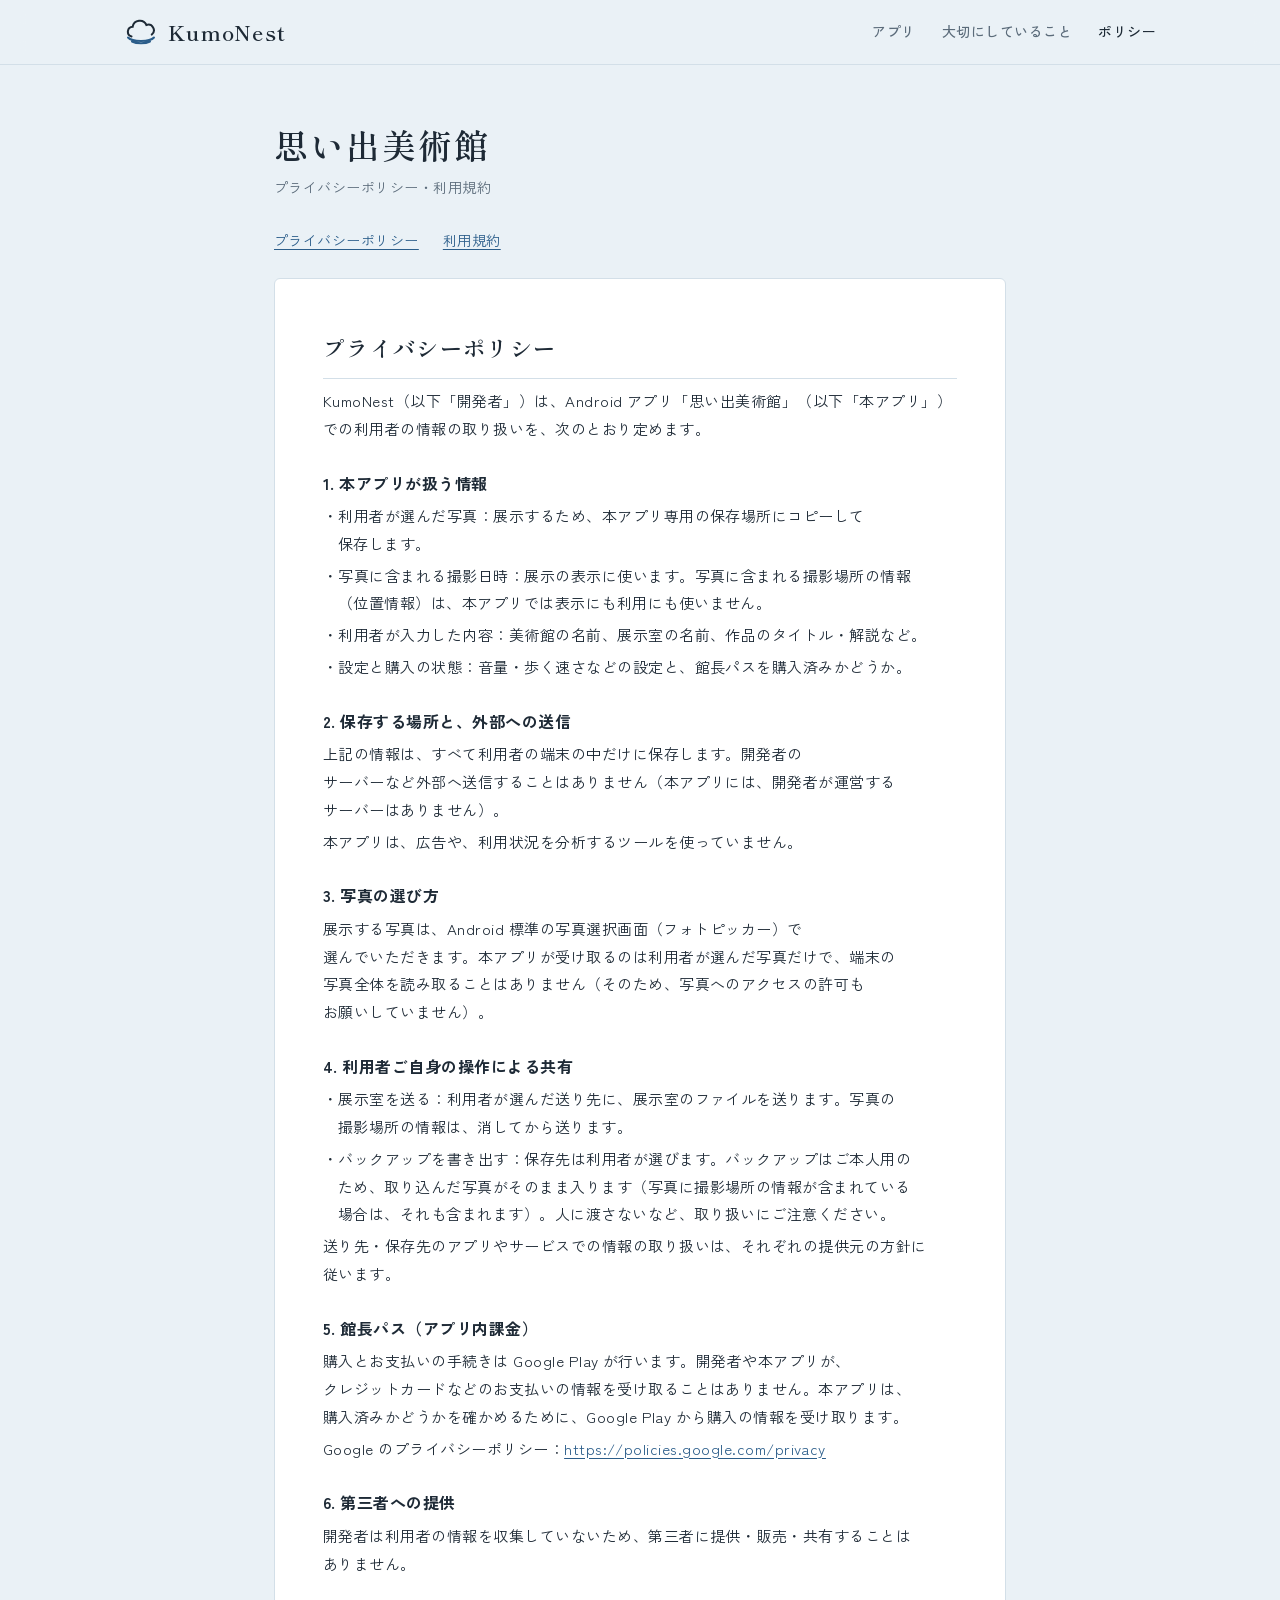
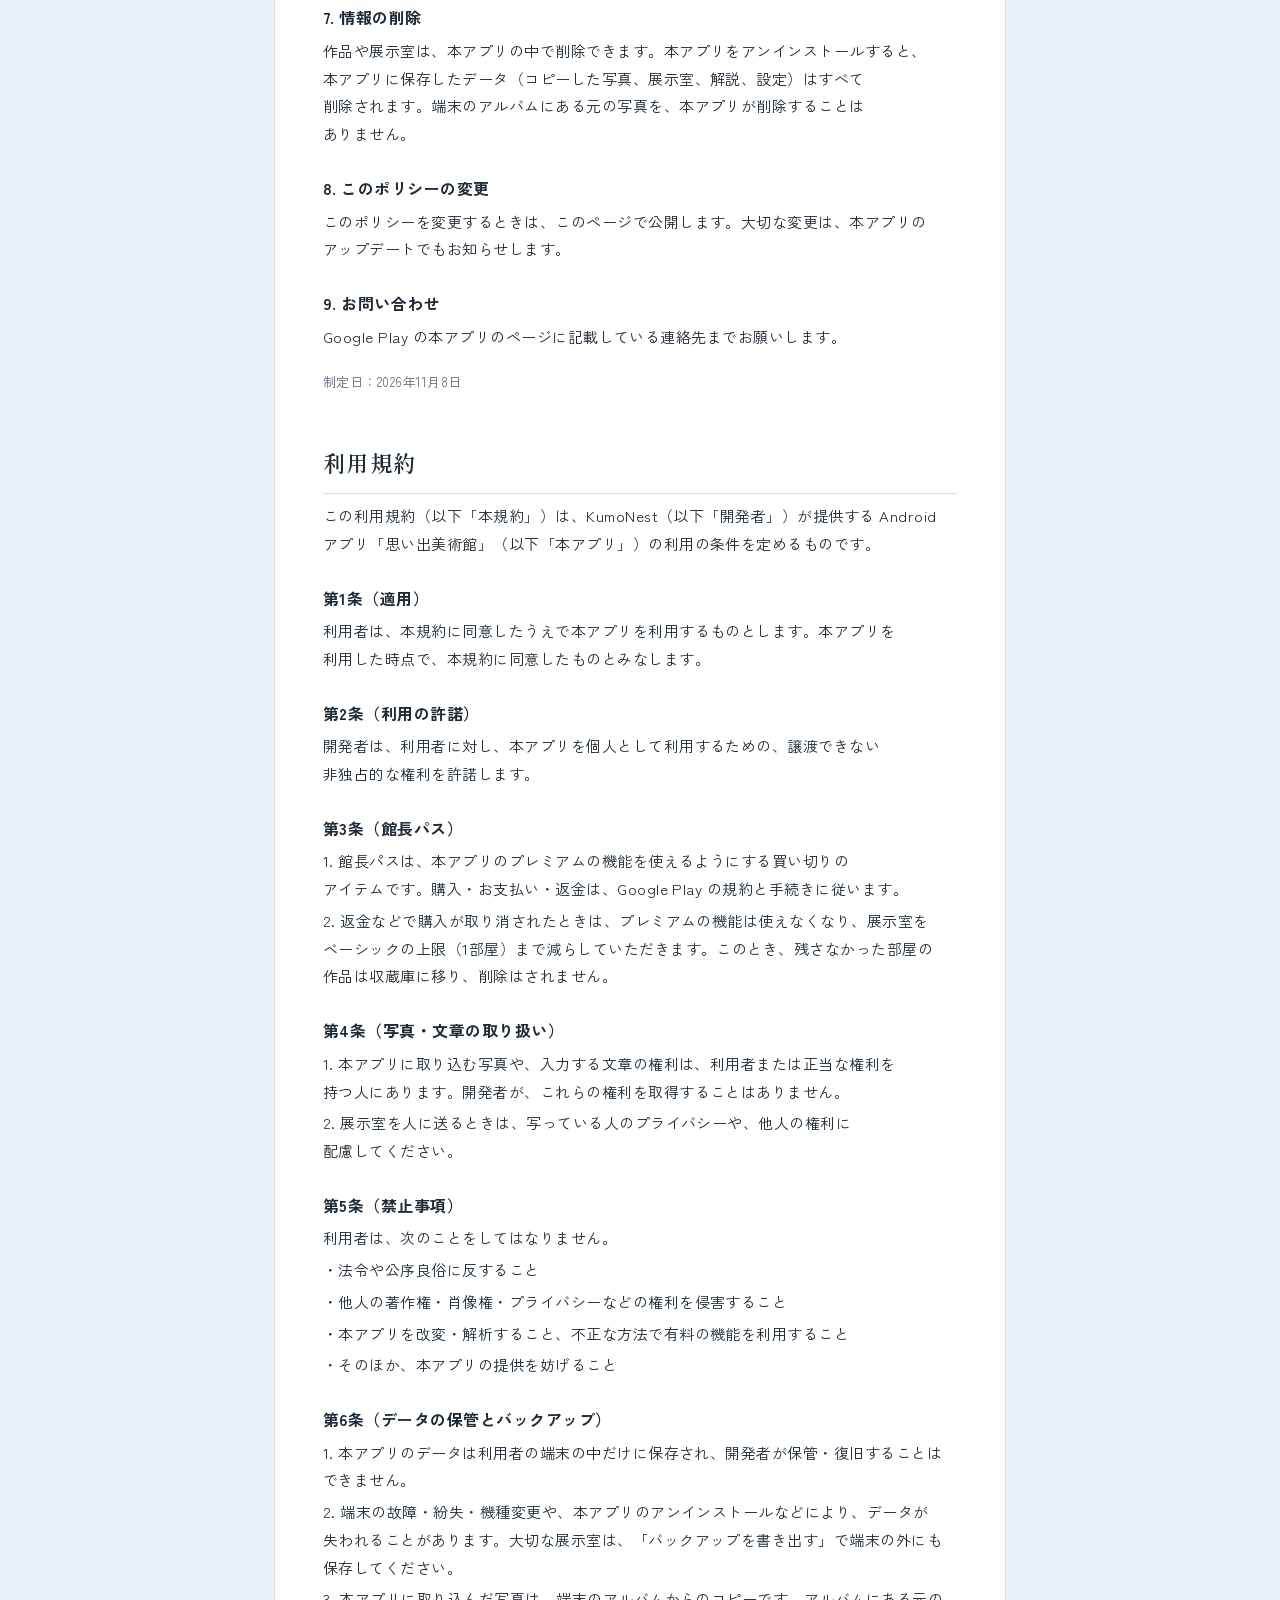
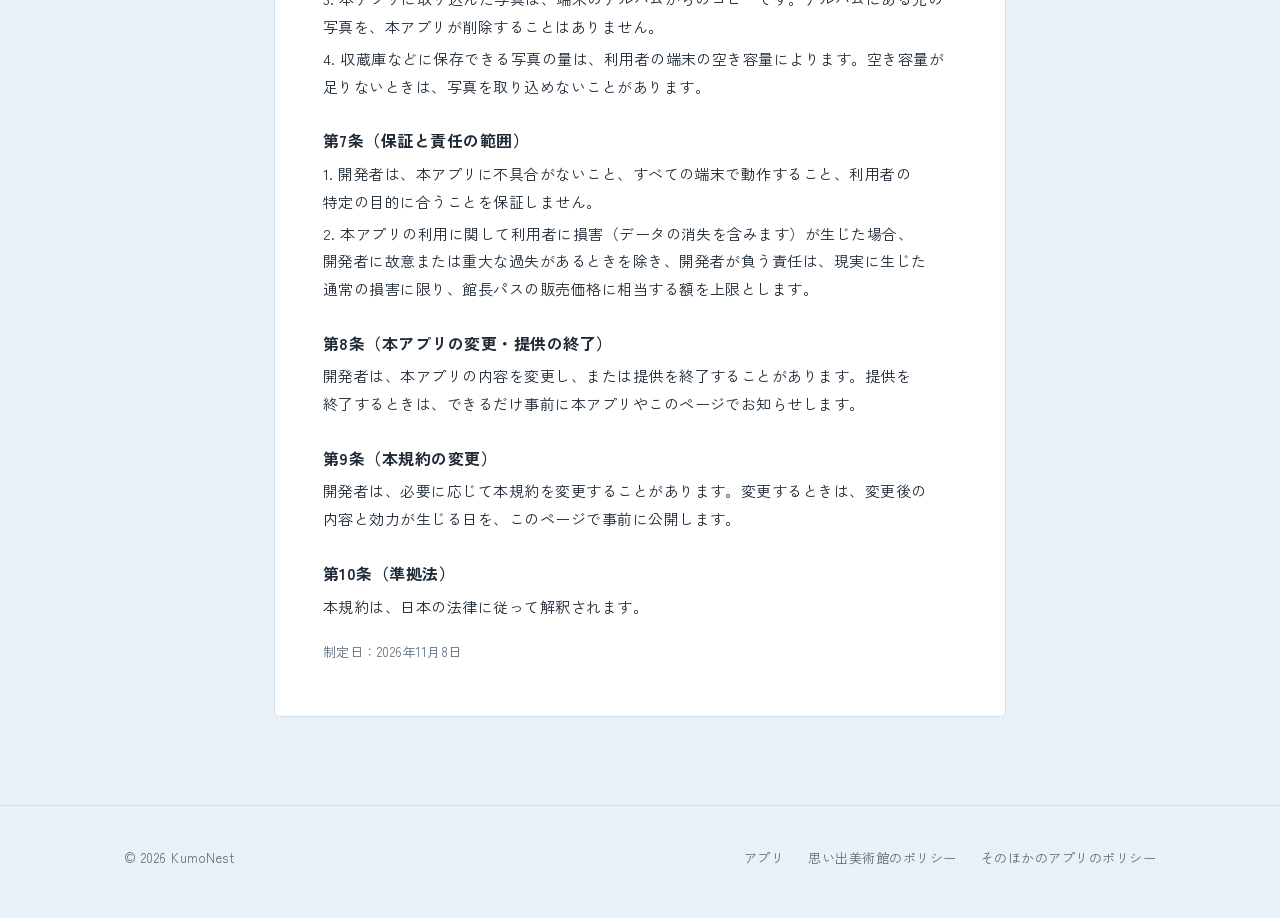
<file: omoide_museum_policy.html>
<!DOCTYPE html>
<html lang="ja">
<head>
  <meta charset="UTF-8">
  <meta name="viewport" content="width=device-width, initial-scale=1.0">
  <title>思い出美術館 プライバシーポリシー・利用規約｜KumoNest</title>
  <meta name="theme-color" content="#EAF1F6">
  <link rel="icon" href="data:image/svg+xml,%3Csvg xmlns='http://www.w3.org/2000/svg' viewBox='0 -2 34 26.4'%3E%3Cpath d='M7.5 15.5a5 5 0 0 1 1.2-9.8A7.2 7.2 0 0 1 22.4 4a5.6 5.6 0 0 1 5.4 9.6' fill='none' stroke='%231E2A36' stroke-width='2.4' stroke-linecap='round'/%3E%3Cpath d='M4 16.5c4 4.6 22 4.6 26 0M8 20.5c4.6 2.4 13.4 2.4 18 0' fill='none' stroke='%232B5D8A' stroke-width='2.4' stroke-linecap='round'/%3E%3C/svg%3E">
  <link rel="preconnect" href="https://fonts.googleapis.com">
  <link rel="preconnect" href="https://fonts.gstatic.com" crossorigin>
  <link href="https://fonts.googleapis.com/css2?family=Shippori+Mincho+B1:wght@500;600&family=Zen+Kaku+Gothic+New:wght@400;500;700&display=swap" rel="stylesheet">
  <link rel="stylesheet" href="style.css?v=20261107e">
</head>
<body>

<header class="site-header">
  <div class="wrap">
    <a class="brand" href="index.html" aria-label="KumoNest トップへ"><svg viewBox="0 -2 34 26.4" aria-hidden="true"><path d="M7.5 15.5a5 5 0 0 1 1.2-9.8A7.2 7.2 0 0 1 22.4 4a5.6 5.6 0 0 1 5.4 9.6" fill="none" stroke="currentColor" stroke-width="2" stroke-linecap="round"/><path d="M4 16.5c4 4.6 22 4.6 26 0M8 20.5c4.6 2.4 13.4 2.4 18 0" fill="none" stroke="var(--ai)" stroke-width="2" stroke-linecap="round"/></svg><span>KumoNest</span></a>
    <nav class="site-nav" aria-label="サイト内">
      <a href="index.html#apps">アプリ</a>
      <a href="index.html#values" class="nav-optional">大切にしていること</a>
      <a href="index.html#policy" aria-current="page">ポリシー</a>
    </nav>
  </div>
</header>

<main class="doc">
  <div class="wrap">
    <h1 class="doc-title">思い出美術館</h1>
    <p class="doc-sub">プライバシーポリシー・利用規約</p>
    <nav class="doc-toc" aria-label="このページの目次"><a href="#privacy">プライバシーポリシー</a><a href="#terms">利用規約</a></nav>
    <div class="doc-body">
<h2 id="privacy">プライバシーポリシー</h2>
<p>KumoNest（以下「開発者」）は、Android アプリ「思い出美術館」（以下「本アプリ」）での利用者の情報の取り扱いを、次のとおり定めます。</p>
<h3>1. 本アプリが扱う情報</h3>
<p class="li">・利用者が選んだ写真：展示するため、本アプリ専用の保存場所にコピーして保存します。</p>
<p class="li">・写真に含まれる撮影日時：展示の表示に使います。写真に含まれる撮影場所の情報（位置情報）は、本アプリでは表示にも利用にも使いません。</p>
<p class="li">・利用者が入力した内容：美術館の名前、展示室の名前、作品のタイトル・解説など。</p>
<p class="li">・設定と購入の状態：音量・歩く速さなどの設定と、館長パスを購入済みかどうか。</p>
<h3>2. 保存する場所と、外部への送信</h3>
<p>上記の情報は、すべて利用者の端末の中だけに保存します。開発者のサーバーなど外部へ送信することはありません（本アプリには、開発者が運営するサーバーはありません）。</p>
<p>本アプリは、広告や、利用状況を分析するツールを使っていません。</p>
<h3>3. 写真の選び方</h3>
<p>展示する写真は、Android 標準の写真選択画面（フォトピッカー）で選んでいただきます。本アプリが受け取るのは利用者が選んだ写真だけで、端末の写真全体を読み取ることはありません（そのため、写真へのアクセスの許可もお願いしていません）。</p>
<h3>4. 利用者ご自身の操作による共有</h3>
<p class="li">・展示室を送る：利用者が選んだ送り先に、展示室のファイルを送ります。写真の撮影場所の情報は、消してから送ります。</p>
<p class="li">・バックアップを書き出す：保存先は利用者が選びます。バックアップはご本人用のため、取り込んだ写真がそのまま入ります（写真に撮影場所の情報が含まれている場合は、それも含まれます）。人に渡さないなど、取り扱いにご注意ください。</p>
<p>送り先・保存先のアプリやサービスでの情報の取り扱いは、それぞれの提供元の方針に従います。</p>
<h3>5. 館長パス（アプリ内課金）</h3>
<p>購入とお支払いの手続きは Google Play が行います。開発者や本アプリが、クレジットカードなどのお支払いの情報を受け取ることはありません。本アプリは、購入済みかどうかを確かめるために、Google Play から購入の情報を受け取ります。</p>
<p>Google のプライバシーポリシー：<a href="https://policies.google.com/privacy">https://policies.google.com/privacy</a></p>
<h3>6. 第三者への提供</h3>
<p>開発者は利用者の情報を収集していないため、第三者に提供・販売・共有することはありません。</p>
<h3>7. 情報の削除</h3>
<p>作品や展示室は、本アプリの中で削除できます。本アプリをアンインストールすると、本アプリに保存したデータ（コピーした写真、展示室、解説、設定）はすべて削除されます。端末のアルバムにある元の写真を、本アプリが削除することはありません。</p>
<h3>8. このポリシーの変更</h3>
<p>このポリシーを変更するときは、このページで公開します。大切な変更は、本アプリのアップデートでもお知らせします。</p>
<h3>9. お問い合わせ</h3>
<p>Google Play の本アプリのページに記載している連絡先までお願いします。</p>
<p class="date">制定日：2026年11月8日</p>

<h2 id="terms">利用規約</h2>
<p>この利用規約（以下「本規約」）は、KumoNest（以下「開発者」）が提供する Android アプリ「思い出美術館」（以下「本アプリ」）の利用の条件を定めるものです。</p>
<h3>第1条（適用）</h3>
<p>利用者は、本規約に同意したうえで本アプリを利用するものとします。本アプリを利用した時点で、本規約に同意したものとみなします。</p>
<h3>第2条（利用の許諾）</h3>
<p>開発者は、利用者に対し、本アプリを個人として利用するための、譲渡できない非独占的な権利を許諾します。</p>
<h3>第3条（館長パス）</h3>
<p>1. 館長パスは、本アプリのプレミアムの機能を使えるようにする買い切りのアイテムです。購入・お支払い・返金は、Google Play の規約と手続きに従います。</p>
<p>2. 返金などで購入が取り消されたときは、プレミアムの機能は使えなくなり、展示室をベーシックの上限（1部屋）まで減らしていただきます。このとき、残さなかった部屋の作品は収蔵庫に移り、削除はされません。</p>
<h3>第4条（写真・文章の取り扱い）</h3>
<p>1. 本アプリに取り込む写真や、入力する文章の権利は、利用者または正当な権利を持つ人にあります。開発者が、これらの権利を取得することはありません。</p>
<p>2. 展示室を人に送るときは、写っている人のプライバシーや、他人の権利に配慮してください。</p>
<h3>第5条（禁止事項）</h3>
<p>利用者は、次のことをしてはなりません。</p>
<p class="li">・法令や公序良俗に反すること</p>
<p class="li">・他人の著作権・肖像権・プライバシーなどの権利を侵害すること</p>
<p class="li">・本アプリを改変・解析すること、不正な方法で有料の機能を利用すること</p>
<p class="li">・そのほか、本アプリの提供を妨げること</p>
<h3>第6条（データの保管とバックアップ）</h3>
<p>1. 本アプリのデータは利用者の端末の中だけに保存され、開発者が保管・復旧することはできません。</p>
<p>2. 端末の故障・紛失・機種変更や、本アプリのアンインストールなどにより、データが失われることがあります。大切な展示室は、「バックアップを書き出す」で端末の外にも保存してください。</p>
<p>3. 本アプリに取り込んだ写真は、端末のアルバムからのコピーです。アルバムにある元の写真を、本アプリが削除することはありません。</p>
<p>4. 収蔵庫などに保存できる写真の量は、利用者の端末の空き容量によります。空き容量が足りないときは、写真を取り込めないことがあります。</p>
<h3>第7条（保証と責任の範囲）</h3>
<p>1. 開発者は、本アプリに不具合がないこと、すべての端末で動作すること、利用者の特定の目的に合うことを保証しません。</p>
<p>2. 本アプリの利用に関して利用者に損害（データの消失を含みます）が生じた場合、開発者に故意または重大な過失があるときを除き、開発者が負う責任は、現実に生じた通常の損害に限り、館長パスの販売価格に相当する額を上限とします。</p>
<h3>第8条（本アプリの変更・提供の終了）</h3>
<p>開発者は、本アプリの内容を変更し、または提供を終了することがあります。提供を終了するときは、できるだけ事前に本アプリやこのページでお知らせします。</p>
<h3>第9条（本規約の変更）</h3>
<p>開発者は、必要に応じて本規約を変更することがあります。変更するときは、変更後の内容と効力が生じる日を、このページで事前に公開します。</p>
<h3>第10条（準拠法）</h3>
<p>本規約は、日本の法律に従って解釈されます。</p>
<p class="date">制定日：2026年11月8日</p>
    </div>
  </div>
</main>

<footer class="site-footer">
  <div class="wrap">
    <p style="margin:0">© 2026 KumoNest</p>
    <nav aria-label="フッター">
      <a href="index.html#apps">アプリ</a>
      <a href="omoide_museum_policy.html">思い出美術館のポリシー</a>
      <a href="privacy.html">そのほかのアプリのポリシー</a>
    </nav>
  </div>
</footer>

</body>
</html>
</file>
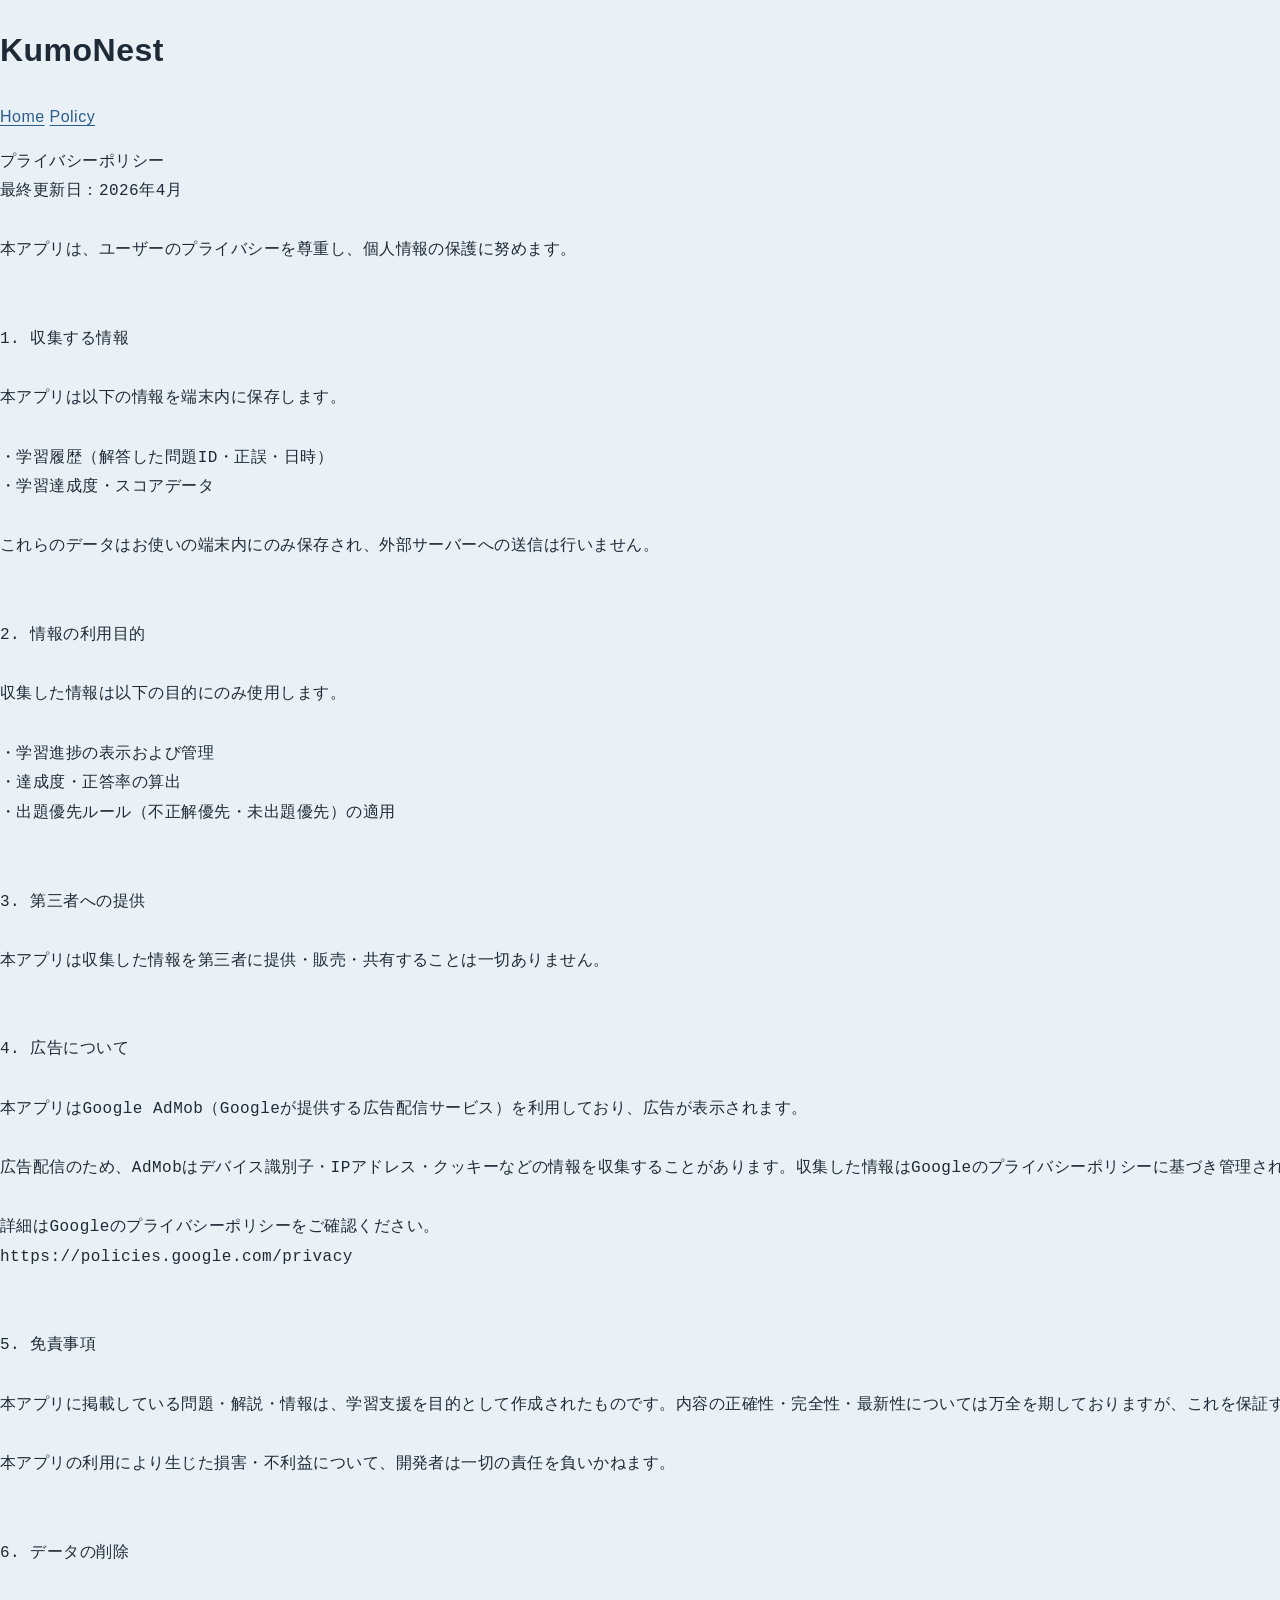
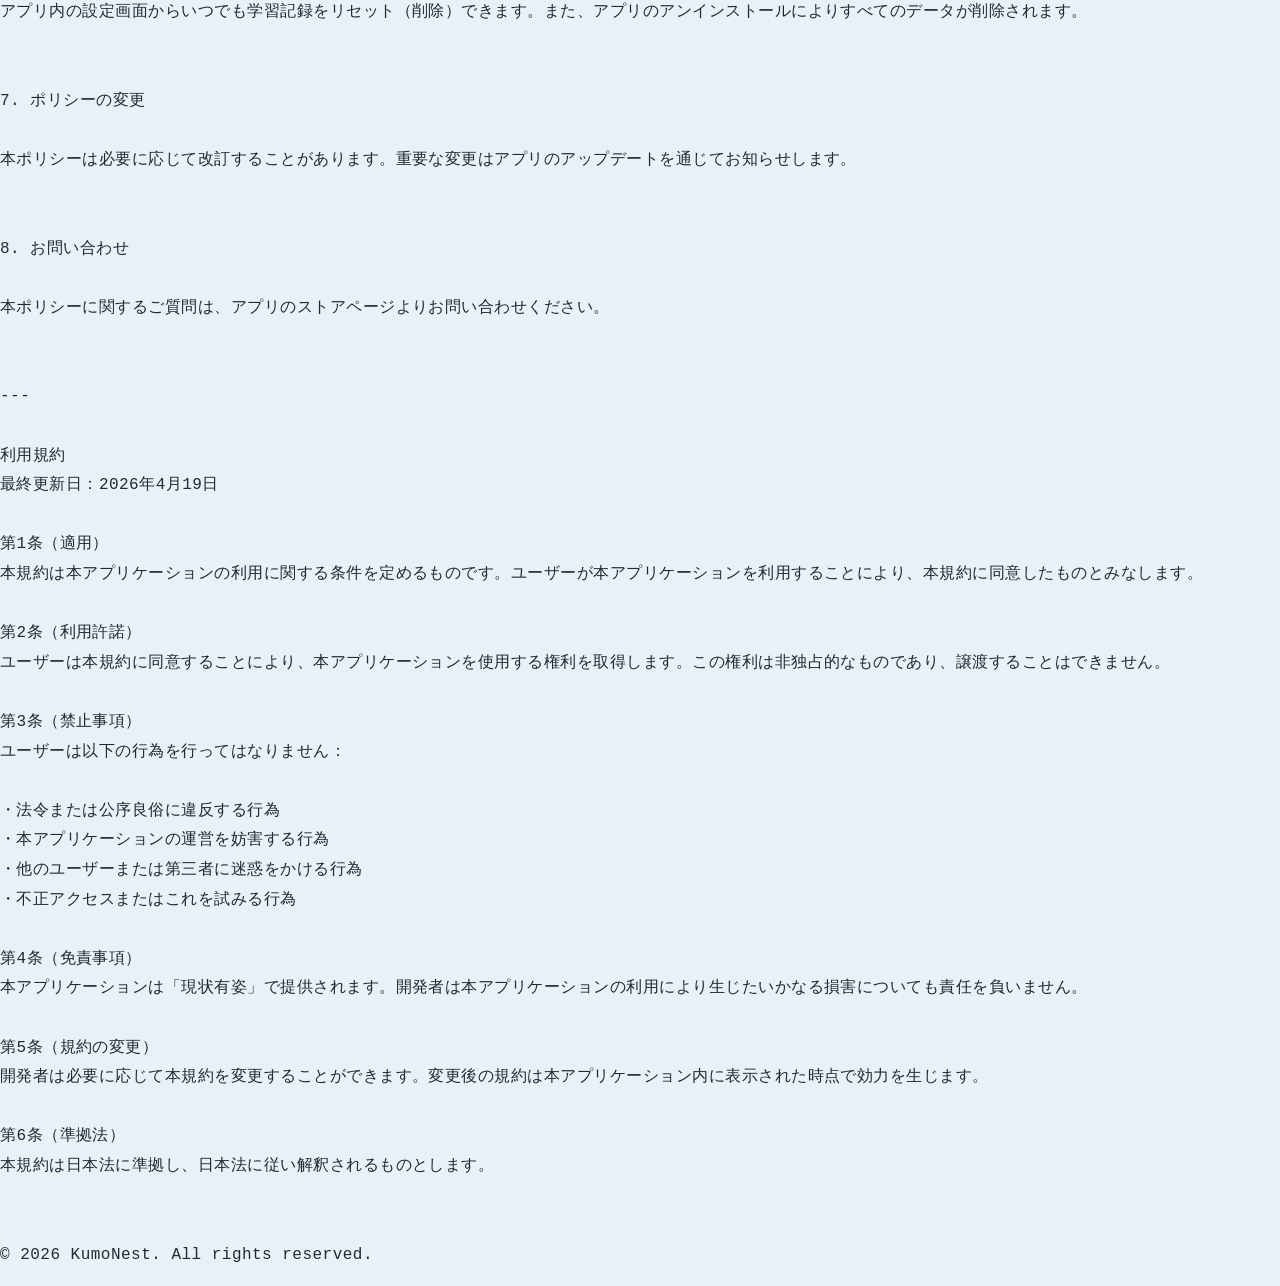
<file: privacy (2).html>
<!DOCTYPE html>
<html lang="ja">
<head>
  <meta charset="UTF-8">
  <meta name="viewport" content="width=device-width, initial-scale=1.0">
  <title>プライバシーポリシー</title>
  <link rel="stylesheet" href="style.css">
</head>
<body>

<header class="header">
  <div class="container">
    <h1 class="logo">KumoNest</h1>
    <nav>
      <a href="index.html">Home</a>
      <a href="privacy.html">Policy</a>
    </nav>
  </div>
</header>

<main class="policy">
  <div class="card">
<pre>
プライバシーポリシー
最終更新日：2026年4月

本アプリは、ユーザーのプライバシーを尊重し、個人情報の保護に努めます。


1. 収集する情報

本アプリは以下の情報を端末内に保存します。

・学習履歴（解答した問題ID・正誤・日時）
・学習達成度・スコアデータ

これらのデータはお使いの端末内にのみ保存され、外部サーバーへの送信は行いません。


2. 情報の利用目的

収集した情報は以下の目的にのみ使用します。

・学習進捗の表示および管理
・達成度・正答率の算出
・出題優先ルール（不正解優先・未出題優先）の適用


3. 第三者への提供

本アプリは収集した情報を第三者に提供・販売・共有することは一切ありません。


4. 広告について

本アプリはGoogle AdMob（Googleが提供する広告配信サービス）を利用しており、広告が表示されます。

広告配信のため、AdMobはデバイス識別子・IPアドレス・クッキーなどの情報を収集することがあります。収集した情報はGoogleのプライバシーポリシーに基づき管理されます。

詳細はGoogleのプライバシーポリシーをご確認ください。
https://policies.google.com/privacy


5. 免責事項

本アプリに掲載している問題・解説・情報は、学習支援を目的として作成されたものです。内容の正確性・完全性・最新性については万全を期しておりますが、これを保証するものではありません。

本アプリの利用により生じた損害・不利益について、開発者は一切の責任を負いかねます。


6. データの削除

アプリ内の設定画面からいつでも学習記録をリセット（削除）できます。また、アプリのアンインストールによりすべてのデータが削除されます。


7. ポリシーの変更

本ポリシーは必要に応じて改訂することがあります。重要な変更はアプリのアップデートを通じてお知らせします。


8. お問い合わせ

本ポリシーに関するご質問は、アプリのストアページよりお問い合わせください。


---

利用規約
最終更新日：2026年4月19日

第1条（適用）
本規約は本アプリケーションの利用に関する条件を定めるものです。ユーザーが本アプリケーションを利用することにより、本規約に同意したものとみなします。

第2条（利用許諾）
ユーザーは本規約に同意することにより、本アプリケーションを使用する権利を取得します。この権利は非独占的なものであり、譲渡することはできません。

第3条（禁止事項）
ユーザーは以下の行為を行ってはなりません：

・法令または公序良俗に違反する行為
・本アプリケーションの運営を妨害する行為
・他のユーザーまたは第三者に迷惑をかける行為
・不正アクセスまたはこれを試みる行為

第4条（免責事項）
本アプリケーションは「現状有姿」で提供されます。開発者は本アプリケーションの利用により生じたいかなる損害についても責任を負いません。

第5条（規約の変更）
開発者は必要に応じて本規約を変更することができます。変更後の規約は本アプリケーション内に表示された時点で効力を生じます。

第6条（準拠法）
本規約は日本法に準拠し、日本法に従い解釈されるものとします。


© 2026 KumoNest. All rights reserved.
</pre>
  </div>
</main>

</body>
</html>
</file>
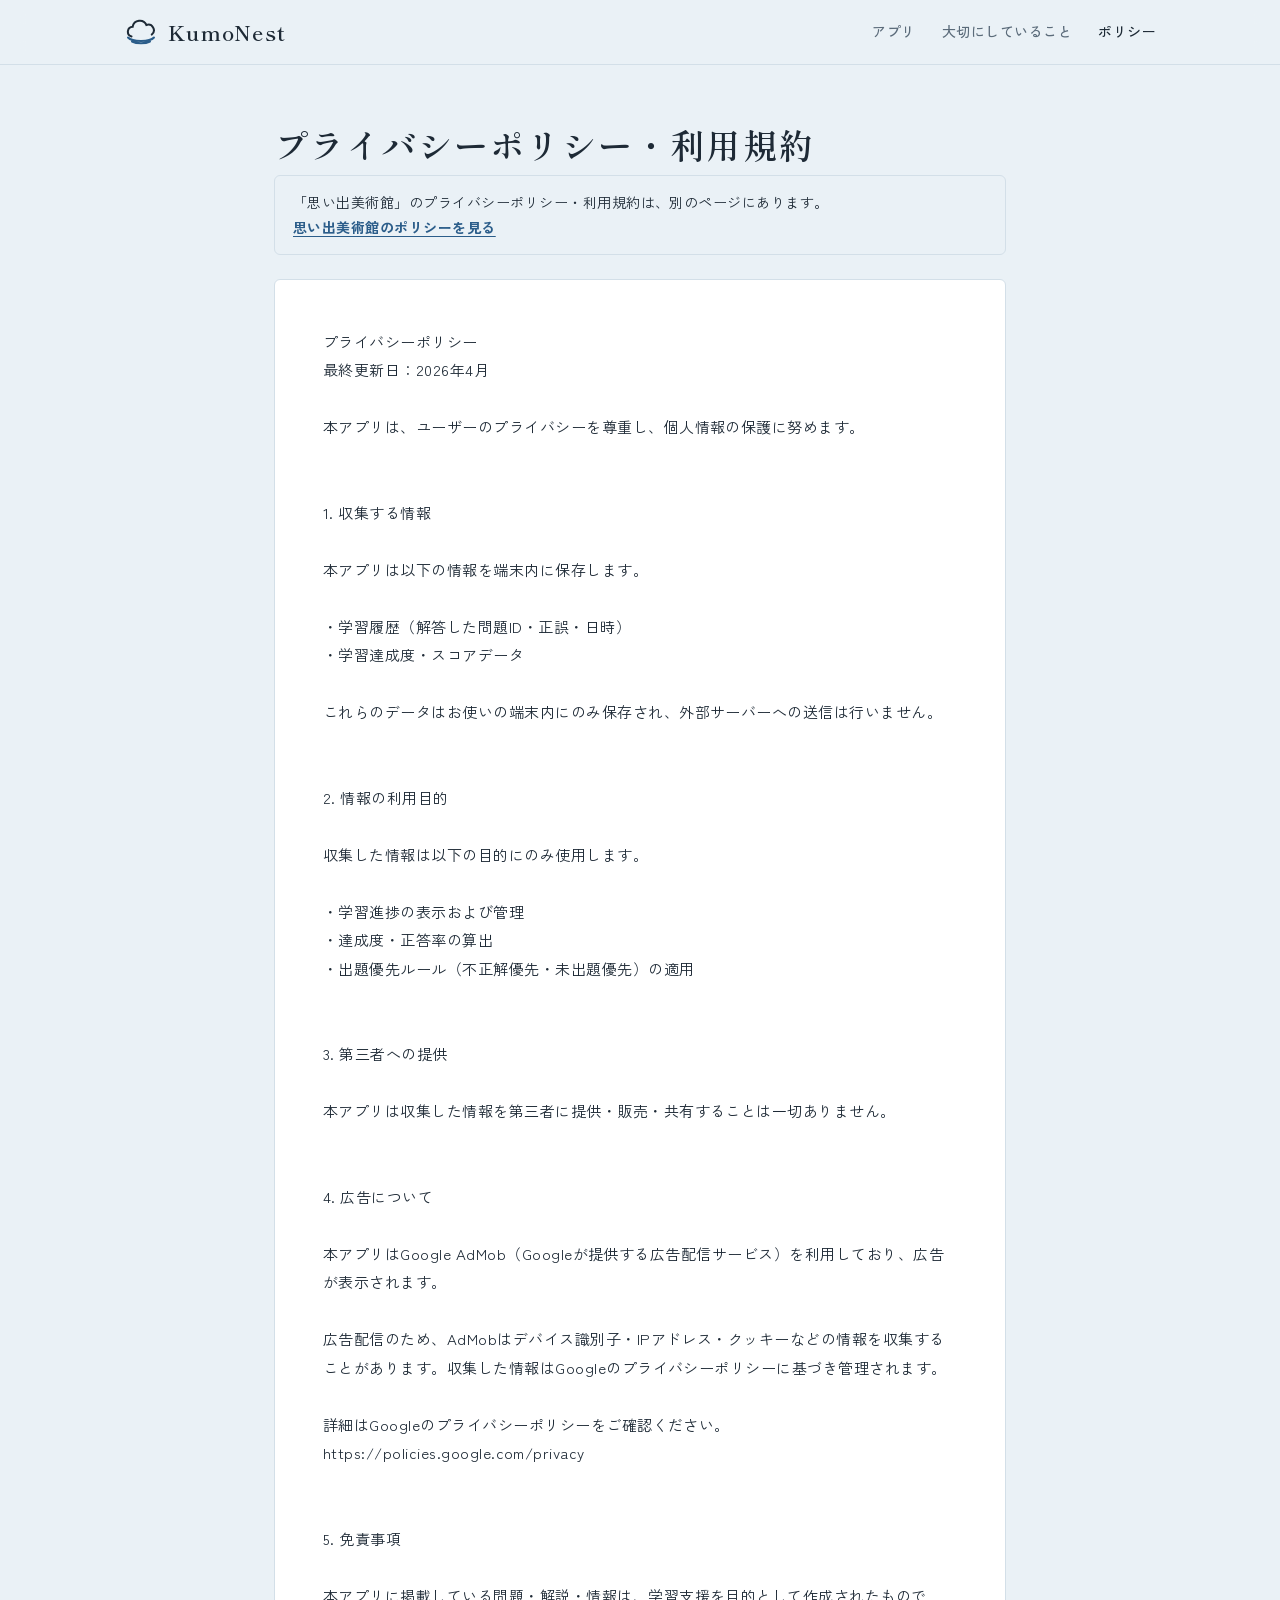
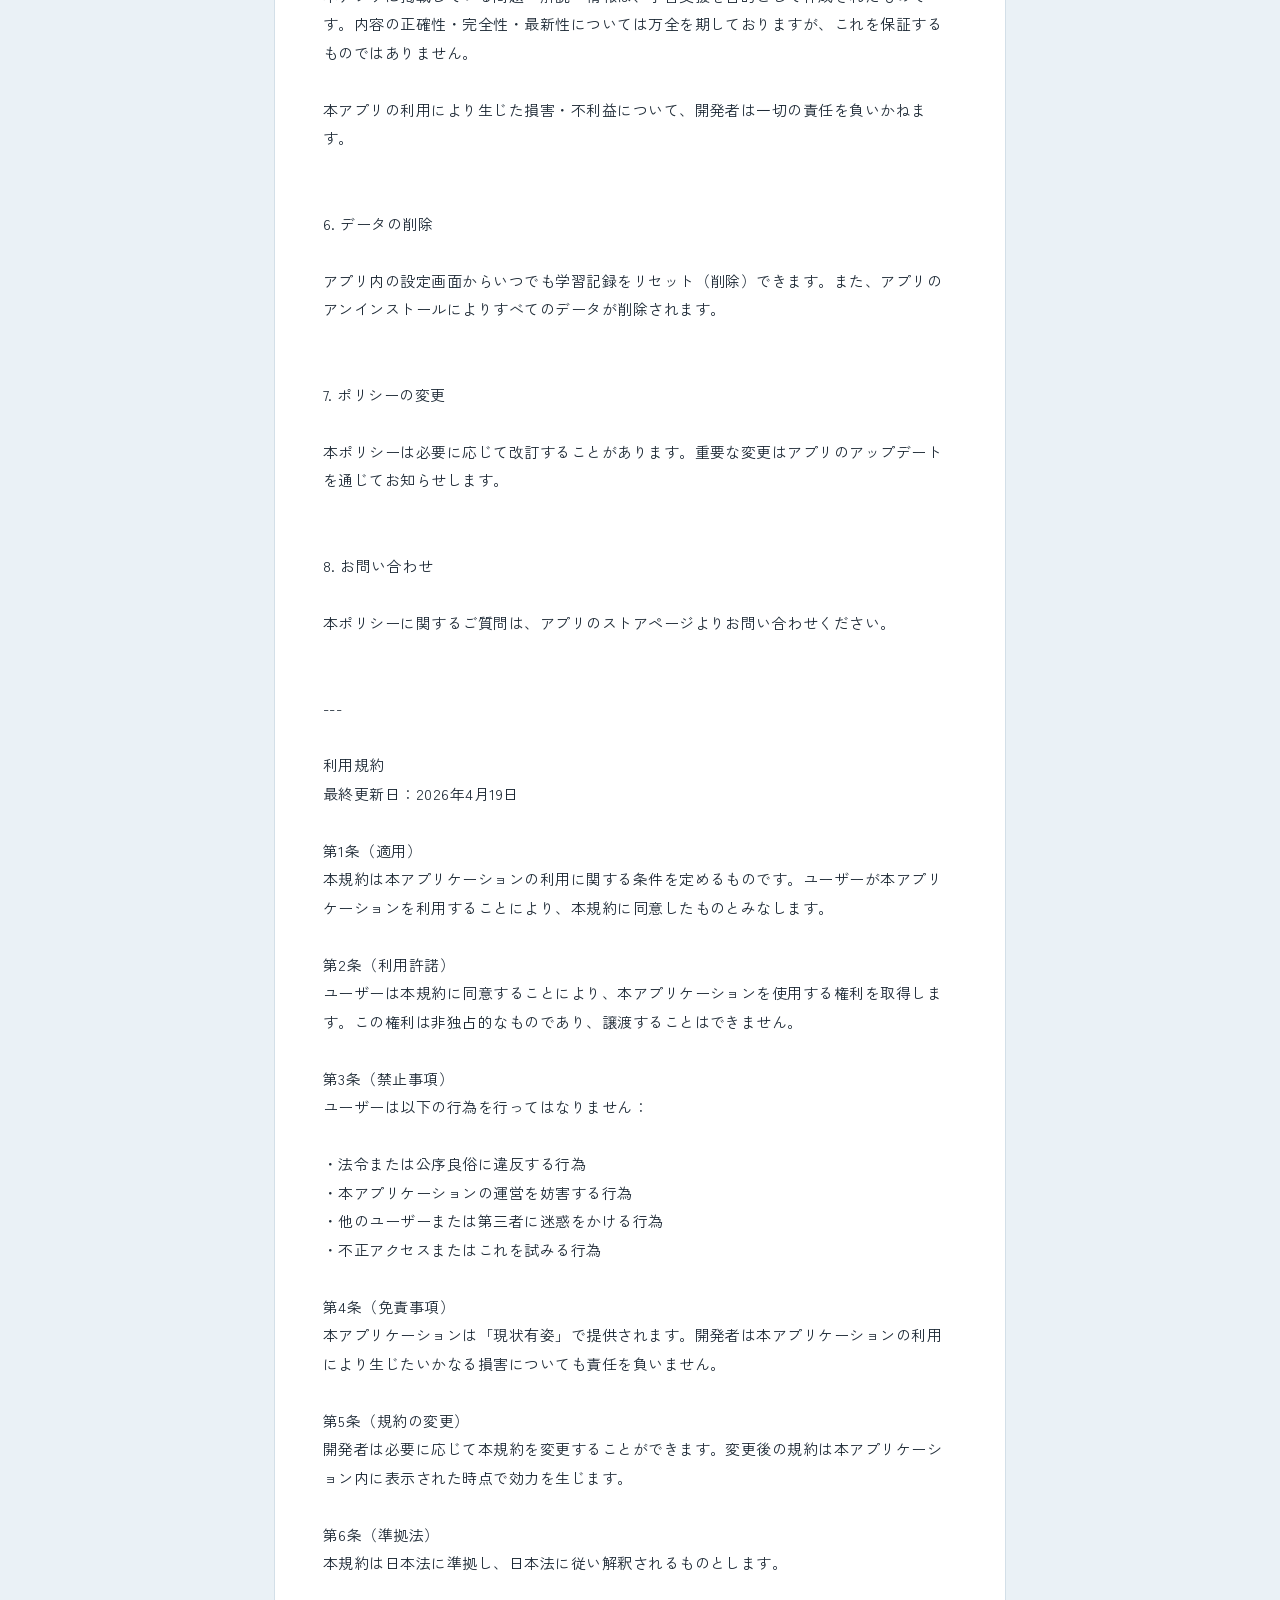
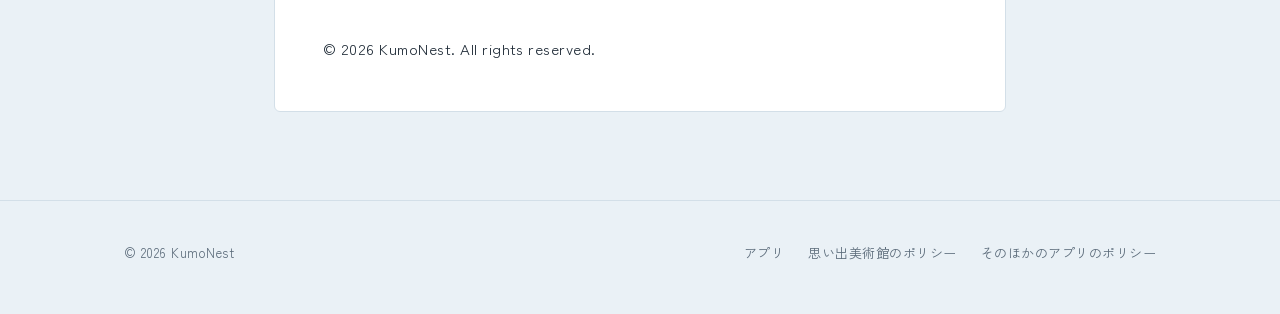
<file: privacy.html>
<!DOCTYPE html>
<html lang="ja">
<head>
  <meta charset="UTF-8">
  <meta name="viewport" content="width=device-width, initial-scale=1.0">
  <title>プライバシーポリシー・利用規約｜KumoNest</title>
  <meta name="theme-color" content="#EAF1F6">
  <link rel="icon" href="data:image/svg+xml,%3Csvg xmlns='http://www.w3.org/2000/svg' viewBox='0 -2 34 26.4'%3E%3Cpath d='M7.5 15.5a5 5 0 0 1 1.2-9.8A7.2 7.2 0 0 1 22.4 4a5.6 5.6 0 0 1 5.4 9.6' fill='none' stroke='%231E2A36' stroke-width='2.4' stroke-linecap='round'/%3E%3Cpath d='M4 16.5c4 4.6 22 4.6 26 0M8 20.5c4.6 2.4 13.4 2.4 18 0' fill='none' stroke='%232B5D8A' stroke-width='2.4' stroke-linecap='round'/%3E%3C/svg%3E">
  <link rel="preconnect" href="https://fonts.googleapis.com">
  <link rel="preconnect" href="https://fonts.gstatic.com" crossorigin>
  <link href="https://fonts.googleapis.com/css2?family=Shippori+Mincho+B1:wght@500;600&family=Zen+Kaku+Gothic+New:wght@400;500;700&display=swap" rel="stylesheet">
  <link rel="stylesheet" href="style.css?v=20261107e">
</head>
<body>

<header class="site-header">
  <div class="wrap">
    <a class="brand" href="index.html" aria-label="KumoNest トップへ"><svg viewBox="0 -2 34 26.4" aria-hidden="true"><path d="M7.5 15.5a5 5 0 0 1 1.2-9.8A7.2 7.2 0 0 1 22.4 4a5.6 5.6 0 0 1 5.4 9.6" fill="none" stroke="currentColor" stroke-width="2" stroke-linecap="round"/><path d="M4 16.5c4 4.6 22 4.6 26 0M8 20.5c4.6 2.4 13.4 2.4 18 0" fill="none" stroke="var(--ai)" stroke-width="2" stroke-linecap="round"/></svg><span>KumoNest</span></a>
    <nav class="site-nav" aria-label="サイト内">
      <a href="index.html#apps">アプリ</a>
      <a href="index.html#values" class="nav-optional">大切にしていること</a>
      <a href="index.html#policy" aria-current="page">ポリシー</a>
    </nav>
  </div>
</header>

<main class="doc">
  <div class="wrap">
    <h1 class="doc-title">プライバシーポリシー・利用規約</h1>
    <p class="notice">「思い出美術館」のプライバシーポリシー・利用規約は、別のページにあります。<br><a href="omoide_museum_policy.html">思い出美術館のポリシーを見る</a></p>
    <div class="doc-body">
<pre>
プライバシーポリシー
最終更新日：2026年4月

本アプリは、ユーザーのプライバシーを尊重し、個人情報の保護に努めます。


1. 収集する情報

本アプリは以下の情報を端末内に保存します。

・学習履歴（解答した問題ID・正誤・日時）
・学習達成度・スコアデータ

これらのデータはお使いの端末内にのみ保存され、外部サーバーへの送信は行いません。


2. 情報の利用目的

収集した情報は以下の目的にのみ使用します。

・学習進捗の表示および管理
・達成度・正答率の算出
・出題優先ルール（不正解優先・未出題優先）の適用


3. 第三者への提供

本アプリは収集した情報を第三者に提供・販売・共有することは一切ありません。


4. 広告について

本アプリはGoogle AdMob（Googleが提供する広告配信サービス）を利用しており、広告が表示されます。

広告配信のため、AdMobはデバイス識別子・IPアドレス・クッキーなどの情報を収集することがあります。収集した情報はGoogleのプライバシーポリシーに基づき管理されます。

詳細はGoogleのプライバシーポリシーをご確認ください。
https://policies.google.com/privacy


5. 免責事項

本アプリに掲載している問題・解説・情報は、学習支援を目的として作成されたものです。内容の正確性・完全性・最新性については万全を期しておりますが、これを保証するものではありません。

本アプリの利用により生じた損害・不利益について、開発者は一切の責任を負いかねます。


6. データの削除

アプリ内の設定画面からいつでも学習記録をリセット（削除）できます。また、アプリのアンインストールによりすべてのデータが削除されます。


7. ポリシーの変更

本ポリシーは必要に応じて改訂することがあります。重要な変更はアプリのアップデートを通じてお知らせします。


8. お問い合わせ

本ポリシーに関するご質問は、アプリのストアページよりお問い合わせください。


---

利用規約
最終更新日：2026年4月19日

第1条（適用）
本規約は本アプリケーションの利用に関する条件を定めるものです。ユーザーが本アプリケーションを利用することにより、本規約に同意したものとみなします。

第2条（利用許諾）
ユーザーは本規約に同意することにより、本アプリケーションを使用する権利を取得します。この権利は非独占的なものであり、譲渡することはできません。

第3条（禁止事項）
ユーザーは以下の行為を行ってはなりません：

・法令または公序良俗に違反する行為
・本アプリケーションの運営を妨害する行為
・他のユーザーまたは第三者に迷惑をかける行為
・不正アクセスまたはこれを試みる行為

第4条（免責事項）
本アプリケーションは「現状有姿」で提供されます。開発者は本アプリケーションの利用により生じたいかなる損害についても責任を負いません。

第5条（規約の変更）
開発者は必要に応じて本規約を変更することができます。変更後の規約は本アプリケーション内に表示された時点で効力を生じます。

第6条（準拠法）
本規約は日本法に準拠し、日本法に従い解釈されるものとします。


© 2026 KumoNest. All rights reserved.
</pre>
    </div>
  </div>
</main>

<footer class="site-footer">
  <div class="wrap">
    <p style="margin:0">© 2026 KumoNest</p>
    <nav aria-label="フッター">
      <a href="index.html#apps">アプリ</a>
      <a href="omoide_museum_policy.html">思い出美術館のポリシー</a>
      <a href="privacy.html">そのほかのアプリのポリシー</a>
    </nav>
  </div>
</footer>

</body>
</html>
</file>
<file: style.css>
/* KumoNest — 共通スタイル（すべてのページで読み込む） */
:root {
  --sky: #EAF1F6;        /* ページの地：うすい空色 */
  --cloud: #FFFFFF;      /* 面 */
  --ink: #1E2A36;        /* 文字：青みのある墨 */
  --slate: #5B6B7A;      /* 補足の文字 */
  --line: #D3DFE8;       /* 区切り線 */
  --ai: #2B5D8A;         /* 藍：リンク・ボタン */
  --ai-deep: #1F4568;
  --mist: #C9DCEA;       /* 霞の帯 */
  --gold: #C79A4B;       /* 思い出美術館だけに使う金 */
  --night: #1B1612;      /* 思い出美術館の地 */
  --mincho: "Shippori Mincho B1", "Hiragino Mincho ProN", "Yu Mincho", "Noto Serif JP", "Noto Serif CJK JP", serif;
  --gothic: "Zen Kaku Gothic New", "Hiragino Sans", "Yu Gothic", "Meiryo", "Noto Sans JP", "Noto Sans CJK JP", sans-serif;
  color-scheme: light;
}
@media (prefers-color-scheme: dark) {
  :root:not([data-theme="light"]) {
    --sky: #121A22; --cloud: #19232D; --ink: #E6EDF3; --slate: #9AABBA;
    --line: #2A3743; --ai: #8DB8DF; --ai-deep: #B5D2EC; --mist: #22313F;
    color-scheme: dark;
  }
}
:root[data-theme="dark"] {
  --sky: #121A22; --cloud: #19232D; --ink: #E6EDF3; --slate: #9AABBA;
  --line: #2A3743; --ai: #8DB8DF; --ai-deep: #B5D2EC; --mist: #22313F;
  color-scheme: dark;
}

*, *::before, *::after { box-sizing: border-box; }
html { scroll-behavior: smooth; scroll-padding-top: 80px; }
@media (prefers-reduced-motion: reduce) { html { scroll-behavior: auto; } }
body {
  margin: 0;
  -webkit-text-size-adjust: 100%;
  text-size-adjust: 100%;
  overflow-wrap: anywhere;
  background: var(--sky);
  color: var(--ink);
  font-family: var(--gothic);
  font-size: 16px;
  line-height: 1.85;
  letter-spacing: 0.03em;
  -webkit-font-smoothing: antialiased;
  font-feature-settings: "palt" 0;
}
img { max-width: 100%; display: block; }
a { color: var(--ai); text-underline-offset: 0.2em; }
a:hover { color: var(--ai-deep); }
:focus-visible { outline: 2px solid var(--ai); outline-offset: 3px; border-radius: 4px; }

.wrap { max-width: 1080px; margin: 0 auto; padding: 0 max(24px, env(safe-area-inset-right)) 0 max(24px, env(safe-area-inset-left)); }
@media (max-width: 480px) { .wrap { padding: 0 max(16px, env(safe-area-inset-right)) 0 max(16px, env(safe-area-inset-left)); } }

/* ヘッダー */
.site-header {
  position: sticky; top: 0; z-index: 50;
  background: color-mix(in srgb, var(--sky) 86%, transparent);
  backdrop-filter: blur(12px);
  -webkit-backdrop-filter: blur(12px);
  border-bottom: 1px solid var(--line);
}
.site-header .wrap { display: flex; align-items: center; justify-content: space-between; height: 64px; gap: 16px; }
.brand { display: flex; align-items: center; gap: 10px; color: var(--ink); text-decoration: none; }
.brand svg { width: 34px; height: 26.4px; flex-shrink: 0; }
.brand span { font-family: var(--mincho); font-size: clamp(18px, 4.6vw, 21px); font-weight: 600; letter-spacing: 0.04em; }
.site-nav { display: flex; gap: 26px; }
.site-nav a { color: var(--slate); text-decoration: none; font-size: 14px; font-weight: 500; padding: 10px 0; }
.site-nav a:hover, .site-nav a[aria-current="page"] { color: var(--ink); }
@media (max-width: 640px) {
  .site-nav { gap: 16px; }
  .site-nav .nav-optional { display: none; }
}

/* フッター */
.site-footer { border-top: 1px solid var(--line); padding: 40px 0 48px; color: var(--slate); font-size: 13px; }
.site-footer .wrap { display: flex; flex-wrap: wrap; justify-content: space-between; gap: 16px 32px; }
.site-footer nav { display: flex; flex-wrap: wrap; gap: 8px 24px; }
.site-footer a { color: var(--slate); text-decoration: none; }
.site-footer a:hover { color: var(--ink); text-decoration: underline; }

/* ポリシーのページ */
.doc { padding: 56px 0 88px; }
.doc .wrap { max-width: 780px; }
.doc-title { font-family: var(--mincho); font-weight: 600; font-size: clamp(26px, 4vw, 34px); line-height: 1.4; margin: 0 0 6px; letter-spacing: 0.06em; }
.doc-sub { color: var(--slate); margin: 0 0 28px; font-size: 14px; }
.doc-body {
  background: var(--cloud);
  border: 1px solid var(--line);
  border-radius: 6px;
  padding: clamp(24px, 5vw, 48px);
}
.doc-body { word-break: auto-phrase; }
.doc-body pre {
  white-space: pre-wrap; word-break: break-word;
  font-family: var(--gothic); font-size: 15px; line-height: 1.9; margin: 0;
}
.doc-body h2 { font-family: var(--mincho); font-size: 22px; font-weight: 600; margin: 48px 0 8px; padding-bottom: 10px; border-bottom: 1px solid var(--line); letter-spacing: 0.06em; }
.doc-body h2:first-child { margin-top: 0; }
.doc-body h3 { font-size: 16px; font-weight: 700; margin: 26px 0 4px; }
.doc-body p { margin: 4px 0; font-size: 15px; }
.doc-body p.li { padding-left: 1em; text-indent: -1em; }
.doc-body .date { color: var(--slate); font-size: 13px; margin-top: 20px; }
.doc-toc { display: flex; flex-wrap: wrap; gap: 8px 24px; margin: 0 0 24px; font-size: 14px; }
.notice {
  margin: 0 0 24px; padding: 14px 18px; border-radius: 6px;
  background: var(--sky); border: 1px solid var(--line); font-size: 14px; line-height: 1.8;
}
.notice a { font-weight: 700; }
</file>
